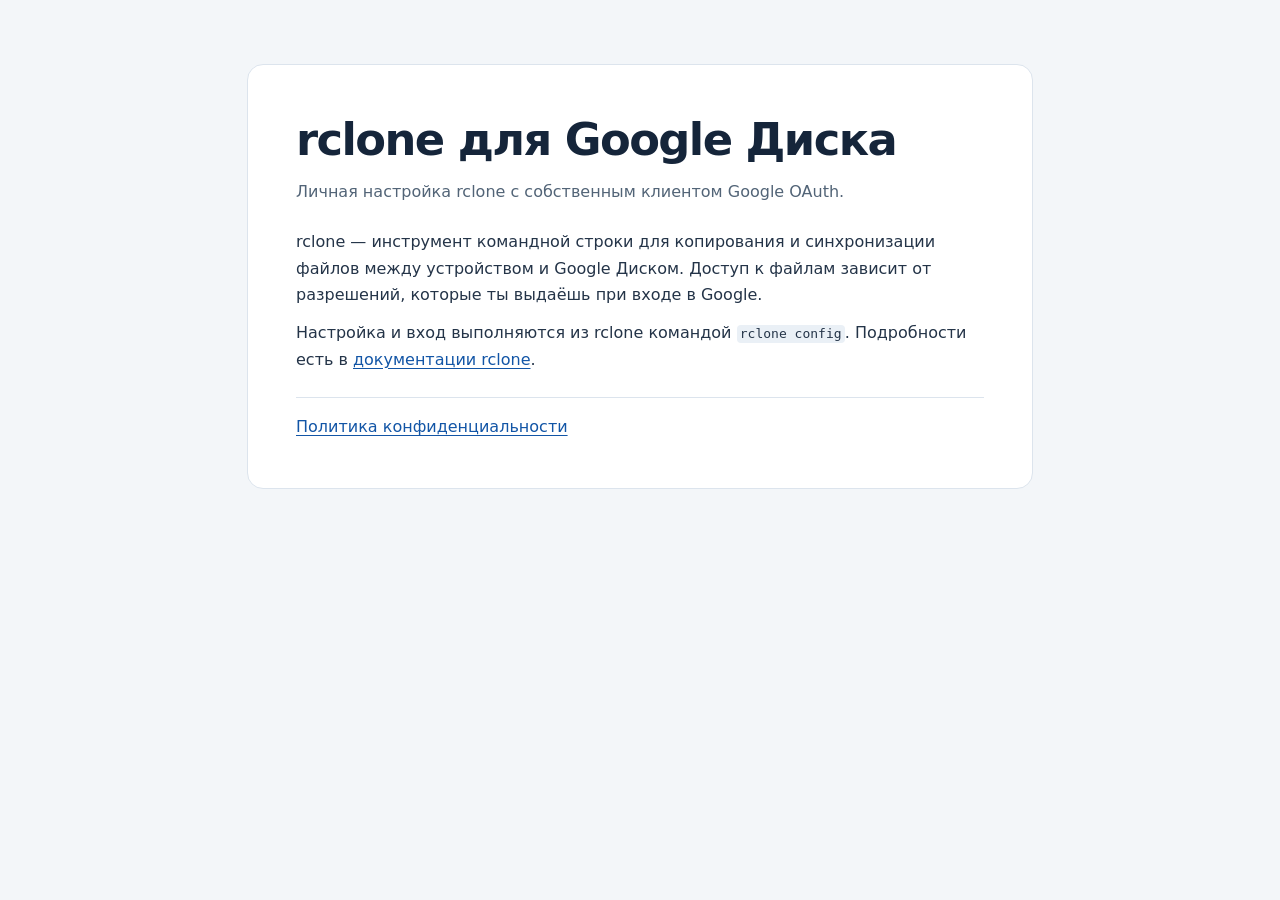
<file: index.html>
<!doctype html>
<html lang="ru">
<head>
  <meta charset="utf-8">
  <meta name="viewport" content="width=device-width, initial-scale=1">
  <meta name="description" content="Личная настройка rclone для работы с Google Диском.">
  <title>rclone для Google Диска</title>
  <link rel="stylesheet" href="style.css">
</head>
<body>
  <main>
    <header>
      <h1>rclone для Google Диска</h1>
      <p>Личная настройка rclone с собственным клиентом Google OAuth.</p>
    </header>
    <p>rclone — инструмент командной строки для копирования и синхронизации файлов между устройством и Google Диском. Доступ к файлам зависит от разрешений, которые ты выдаёшь при входе в Google.</p>
    <p>Настройка и вход выполняются из rclone командой <code>rclone config</code>. Подробности есть в <a href="https://rclone.org/drive/#making-your-own-client-id">документации rclone</a>.</p>
    <footer><a href="privacy.html">Политика конфиденциальности</a></footer>
  </main>
</body>
</html>
</file>
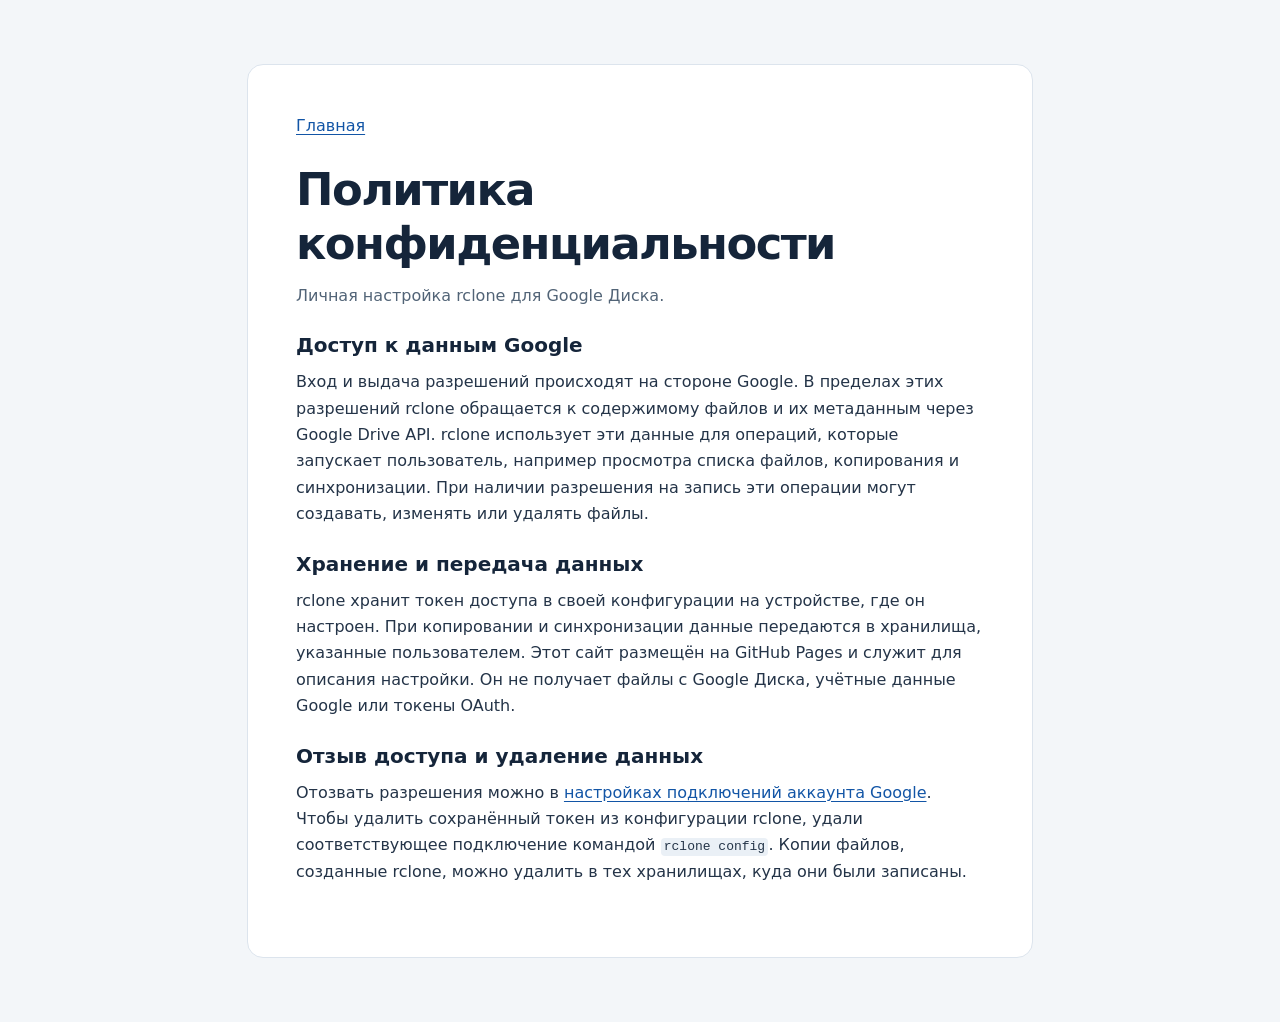
<file: privacy.html>
<!doctype html>
<html lang="ru">
<head>
  <meta charset="utf-8">
  <meta name="viewport" content="width=device-width, initial-scale=1">
  <meta name="description" content="Как личная настройка rclone использует данные Google Диска.">
  <title>Политика конфиденциальности — rclone для Google Диска</title>
  <link rel="stylesheet" href="style.css">
</head>
<body>
  <main>
    <nav aria-label="Навигация"><a href="./">Главная</a></nav>
    <header>
      <h1>Политика конфиденциальности</h1>
      <p>Личная настройка rclone для Google Диска.</p>
    </header>
    <section>
      <h2>Доступ к данным Google</h2>
      <p>Вход и выдача разрешений происходят на стороне Google. В пределах этих разрешений rclone обращается к содержимому файлов и их метаданным через Google Drive API. rclone использует эти данные для операций, которые запускает пользователь, например просмотра списка файлов, копирования и синхронизации. При наличии разрешения на запись эти операции могут создавать, изменять или удалять файлы.</p>
    </section>
    <section>
      <h2>Хранение и передача данных</h2>
      <p>rclone хранит токен доступа в своей конфигурации на устройстве, где он настроен. При копировании и синхронизации данные передаются в хранилища, указанные пользователем. Этот сайт размещён на GitHub Pages и служит для описания настройки. Он не получает файлы с Google Диска, учётные данные Google или токены OAuth.</p>
    </section>
    <section>
      <h2>Отзыв доступа и удаление данных</h2>
      <p>Отозвать разрешения можно в <a href="https://myaccount.google.com/connections">настройках подключений аккаунта Google</a>. Чтобы удалить сохранённый токен из конфигурации rclone, удали соответствующее подключение командой <code>rclone config</code>. Копии файлов, созданные rclone, можно удалить в тех хранилищах, куда они были записаны.</p>
    </section>
  </main>
</body>
</html>
</file>
<file: style.css>
:root {
  color-scheme: light;
  background: #f3f6f9;
  color: #243448;
  font-family: system-ui, sans-serif;
  line-height: 1.65;
}

body {
  margin: 0;
  padding: clamp(1rem, 5vw, 4rem);
}

main {
  max-width: 43rem;
  margin-inline: auto;
  padding: clamp(1.25rem, 5vw, 3rem);
  border: 1px solid #dce4ed;
  border-radius: 1rem;
  background: #fff;
}

header, nav, section {
  margin-block-end: 1.5rem;
}

h1, h2 {
  color: #15253a;
  line-height: 1.2;
  overflow-wrap: anywhere;
}

h1 {
  margin: 0;
  font-size: clamp(2rem, 5vw, 2.8rem);
  letter-spacing: -0.035em;
}

h2 {
  margin-block-end: 0.5rem;
  font-size: 1.25rem;
}

p {
  margin-block: 0.75rem;
}

header p {
  color: #526477;
}

a {
  color: #1255a6;
  text-underline-offset: 0.18em;
}

a:focus-visible {
  outline: 2px solid currentColor;
  outline-offset: 0.2rem;
}

code {
  padding: 0.1em 0.25em;
  border-radius: 0.25rem;
  background: #eaf0f6;
}

footer {
  margin-block-start: 1.5rem;
  padding-block-start: 1rem;
  border-top: 1px solid #dce4ed;
}
</file>
